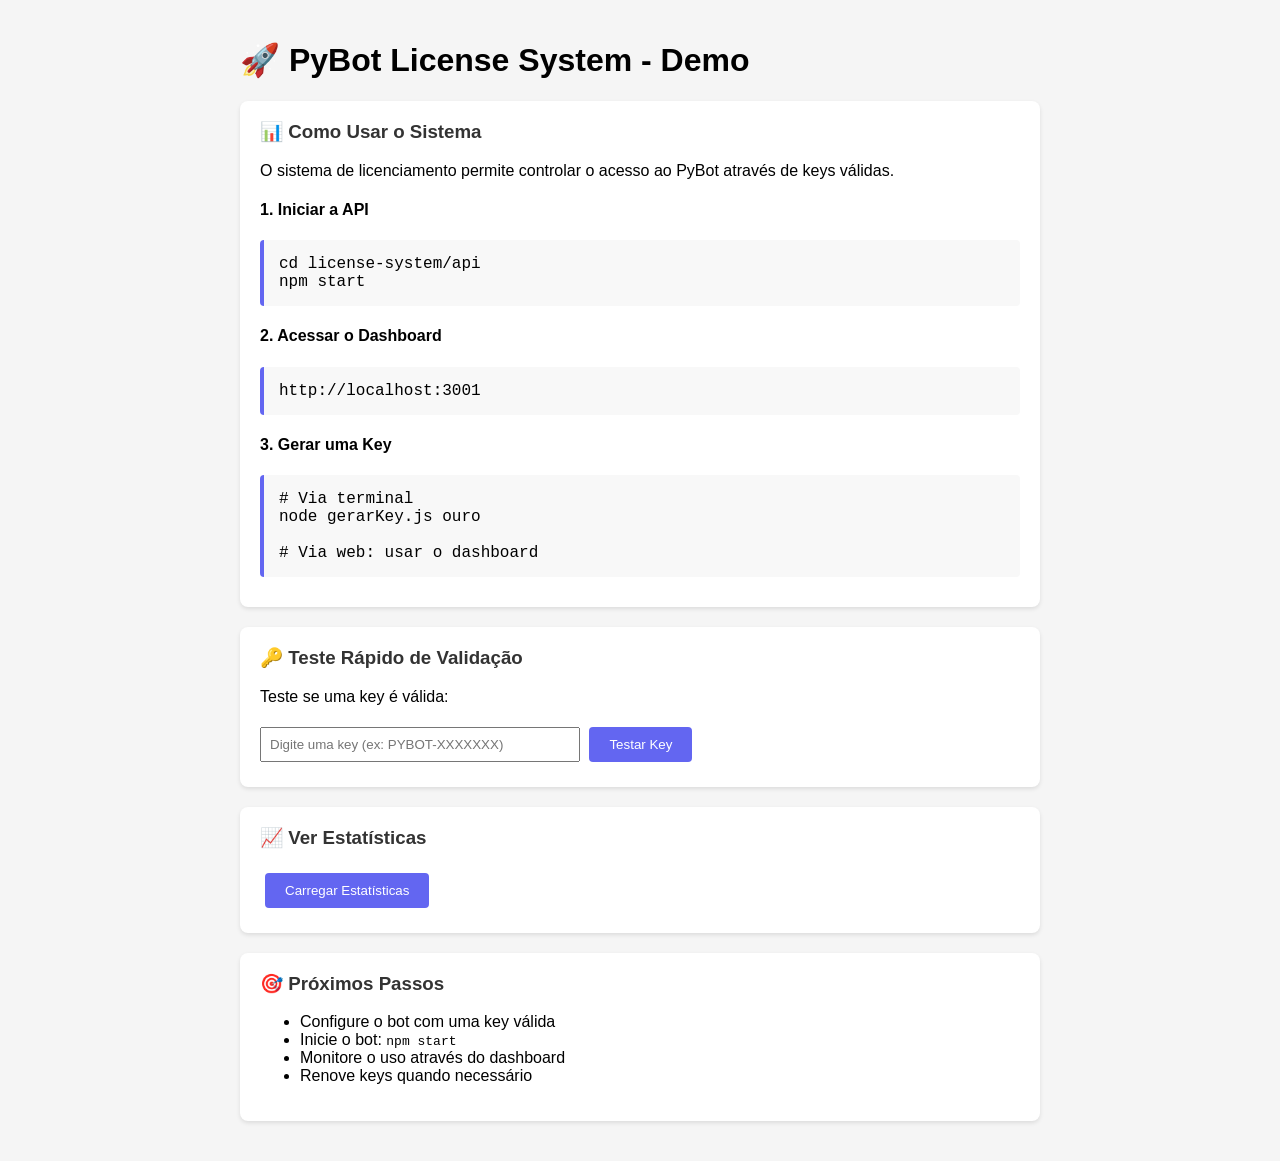
<file: demo.html>
<!DOCTYPE html>
<html lang="pt-BR">
<head>
    <meta charset="UTF-8">
    <meta name="viewport" content="width=device-width, initial-scale=1.0">
    <title>Demo - PyBot License System</title>
    <style>
        body {
            font-family: Arial, sans-serif;
            max-width: 800px;
            margin: 0 auto;
            padding: 20px;
            background: #f5f5f5;
        }
        .demo-section {
            background: white;
            padding: 20px;
            margin: 20px 0;
            border-radius: 8px;
            box-shadow: 0 2px 4px rgba(0,0,0,0.1);
        }
        .demo-section h3 {
            color: #333;
            margin-top: 0;
        }
        .code-block {
            background: #f8f8f8;
            padding: 15px;
            border-radius: 4px;
            border-left: 4px solid #6366f1;
            font-family: 'Courier New', monospace;
            margin: 10px 0;
            overflow-x: auto;
        }
        .btn {
            background: #6366f1;
            color: white;
            padding: 10px 20px;
            border: none;
            border-radius: 4px;
            cursor: pointer;
            margin: 5px;
        }
        .btn:hover {
            background: #5855eb;
        }
        .result {
            margin-top: 10px;
            padding: 10px;
            background: #e8f5e8;
            border-radius: 4px;
            border: 1px solid #4caf50;
        }
    </style>
</head>
<body>
    <h1>🚀 PyBot License System - Demo</h1>

    <div class="demo-section">
        <h3>📊 Como Usar o Sistema</h3>
        <p>O sistema de licenciamento permite controlar o acesso ao PyBot através de keys válidas.</p>

        <h4>1. Iniciar a API</h4>
        <div class="code-block">
cd license-system/api<br>
npm start
        </div>

        <h4>2. Acessar o Dashboard</h4>
        <div class="code-block">
http://localhost:3001
        </div>

        <h4>3. Gerar uma Key</h4>
        <div class="code-block">
# Via terminal<br>
node gerarKey.js ouro<br><br>
# Via web: usar o dashboard
        </div>
    </div>

    <div class="demo-section">
        <h3>🔑 Teste Rápido de Validação</h3>
        <p>Teste se uma key é válida:</p>

        <input type="text" id="test-key" placeholder="Digite uma key (ex: PYBOT-XXXXXXX)" style="width: 300px; padding: 8px;">
        <button class="btn" onclick="testKey()">Testar Key</button>

        <div id="test-result" class="result" style="display: none;"></div>
    </div>

    <div class="demo-section">
        <h3>📈 Ver Estatísticas</h3>
        <button class="btn" onclick="showStats()">Carregar Estatísticas</button>
        <div id="stats-result" class="result" style="display: none;"></div>
    </div>

    <div class="demo-section">
        <h3>🎯 Próximos Passos</h3>
        <ul>
            <li>Configure o bot com uma key válida</li>
            <li>Inicie o bot: <code>npm start</code></li>
            <li>Monitore o uso através do dashboard</li>
            <li>Renove keys quando necessário</li>
        </ul>
    </div>

    <script>
        async function testKey() {
            const key = document.getElementById('test-key').value;
            const resultDiv = document.getElementById('test-result');

            if (!key) {
                resultDiv.style.display = 'block';
                resultDiv.innerHTML = '❌ Digite uma key para testar';
                return;
            }

            try {
                const response = await fetch('/validar', {
                    method: 'POST',
                    headers: { 'Content-Type': 'application/json' },
                    body: JSON.stringify({ key })
                });

                const result = await response.json();

                resultDiv.style.display = 'block';
                if (result.status) {
                    resultDiv.innerHTML = `✅ Key válida!<br>📊 Plano: ${result.plano}<br>⏰ Expira em: ${result.expiraFormatado}`;
                } else {
                    resultDiv.innerHTML = `❌ ${result.msg}`;
                }
            } catch (error) {
                resultDiv.style.display = 'block';
                resultDiv.innerHTML = '❌ Erro ao conectar na API';
            }
        }

        async function showStats() {
            const resultDiv = document.getElementById('stats-result');

            try {
                const response = await fetch('/stats');
                const stats = await response.json();

                resultDiv.style.display = 'block';
                resultDiv.innerHTML = `
                    <strong>Total de Keys:</strong> ${stats.total}<br>
                    <strong>Keys Ativas:</strong> ${stats.ativas}<br>
                    <strong>Keys Expiradas:</strong> ${stats.expiradas}<br>
                    <strong>Keys Desativadas:</strong> ${stats.desativadas}<br><br>
                    <strong>Por Plano:</strong><br>
                    🥉 Bronze: ${stats.porPlano.bronze}<br>
                    🥈 Prata: ${stats.porPlano.prata}<br>
                    🥇 Ouro: ${stats.porPlano.ouro}
                `;
            } catch (error) {
                resultDiv.style.display = 'block';
                resultDiv.innerHTML = '❌ Erro ao carregar estatísticas';
            }
        }
    </script>
</body>
</html>
</file>
